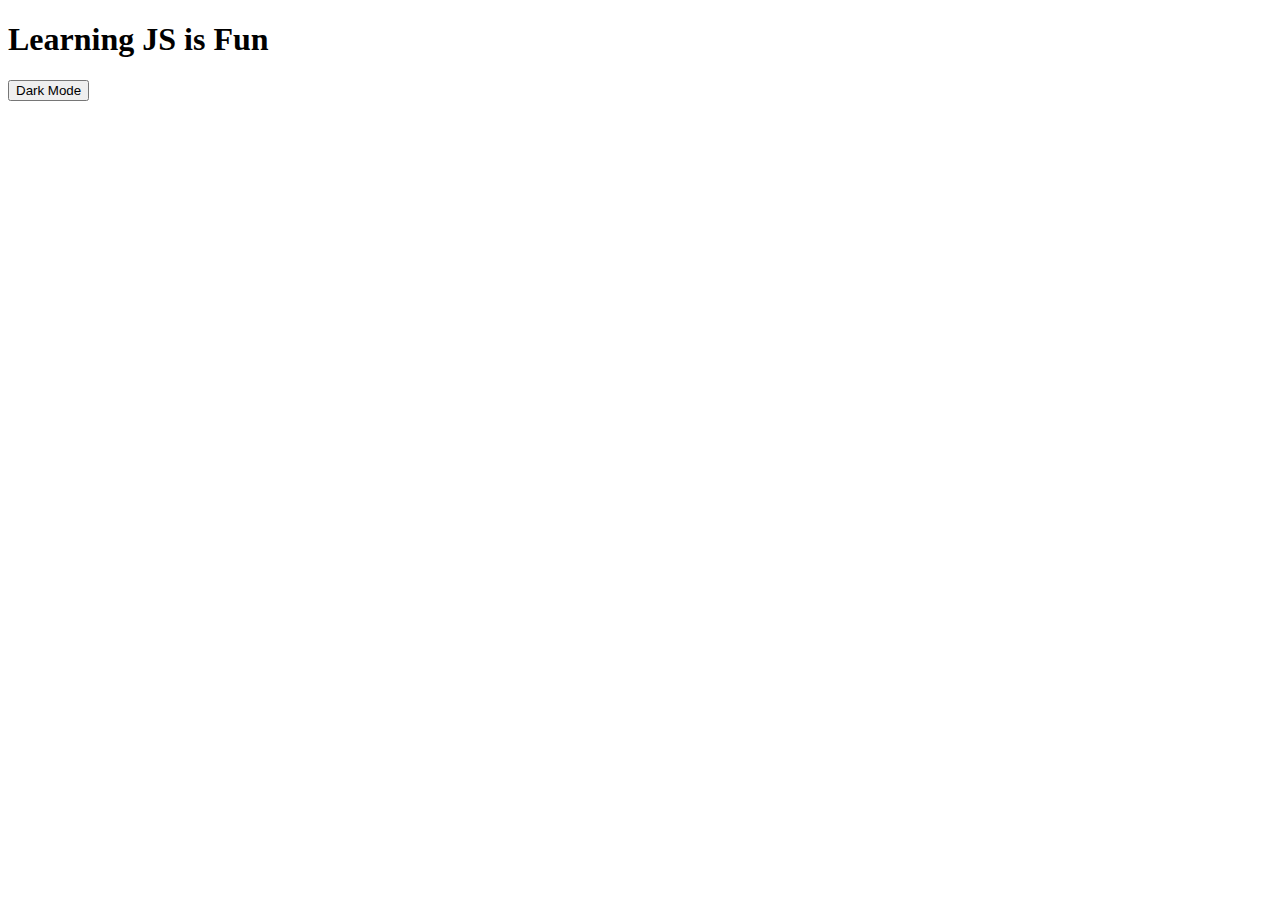
<file: Phase 2 - Javascript/Lec-6/index.html>
<!DOCTYPE html>
<html lang="en">
  <head>
    <meta charset="UTF-8" />
    <meta name="viewport" content="width=device-width, initial-scale=1.0" />
    <title>Document</title>
  </head>

  <body>
    <h1>Learning JS is Fun</h1>
    <button id="theme-button">Dark Mode</button>

    <script src="DOM.js"></script>
  </body>
</html>
</file>
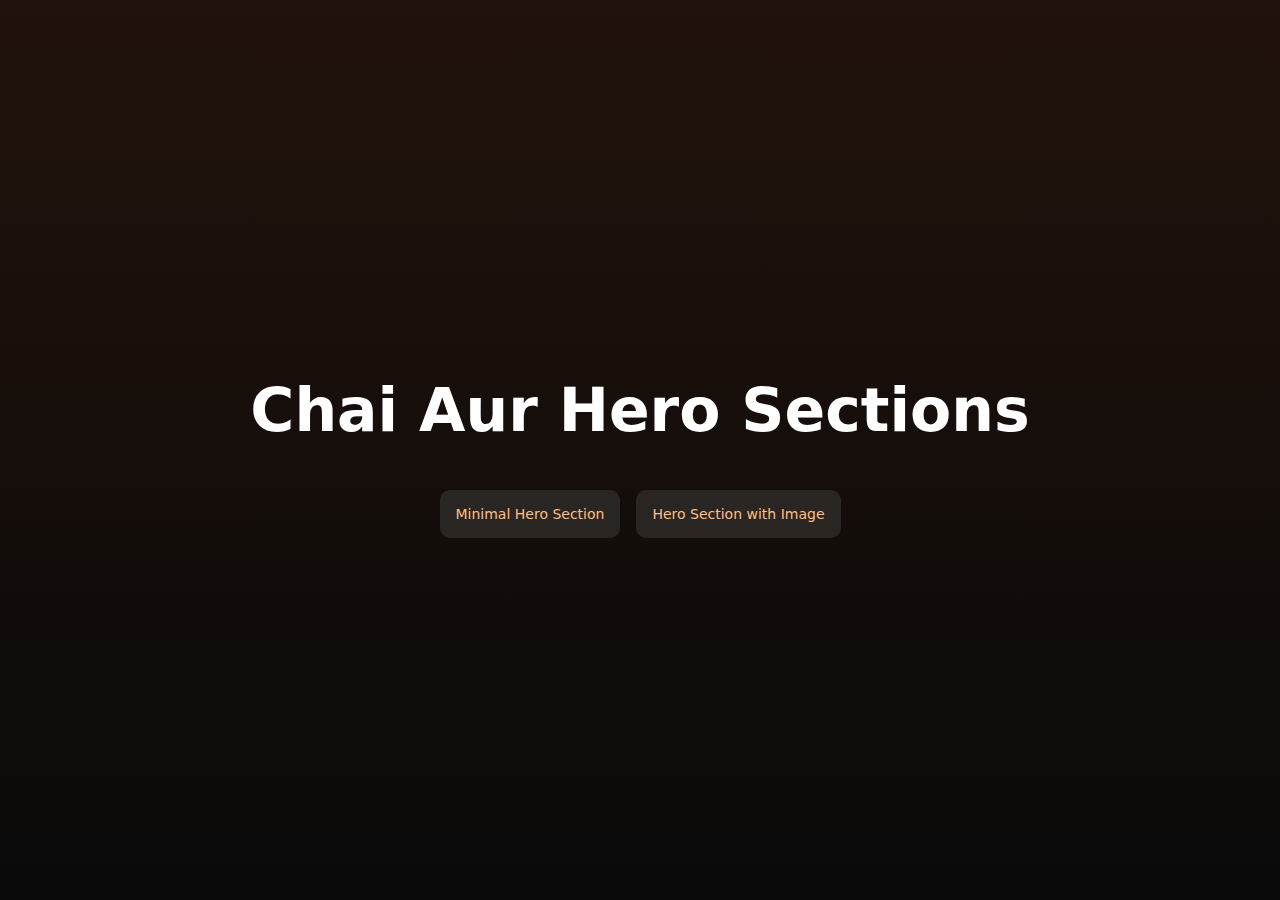
<file: Phase 1 - HTML and CSS/challenges/chai-aur-hero-section/index.html>
<!DOCTYPE html>
<html lang="en">
	<head>
		<meta charset="UTF-8" />
		<meta name="viewport" content="width=device-width, initial-scale=1.0" />
		<title>Hero Section Challenge</title>
		<link rel="stylesheet" href="styles.css" />
	</head>
	<body>
		<main class="main">
			<h1 class="heading">Chai Aur Hero Sections</h1>

			<div class="btns">
				<a href="./challenge-1/index.html">Minimal Hero Section</a>
				<a href="./challenge-2/index.html">Hero Section with Image</a>
			</div>
		</main>
	</body>
</html>
</file>
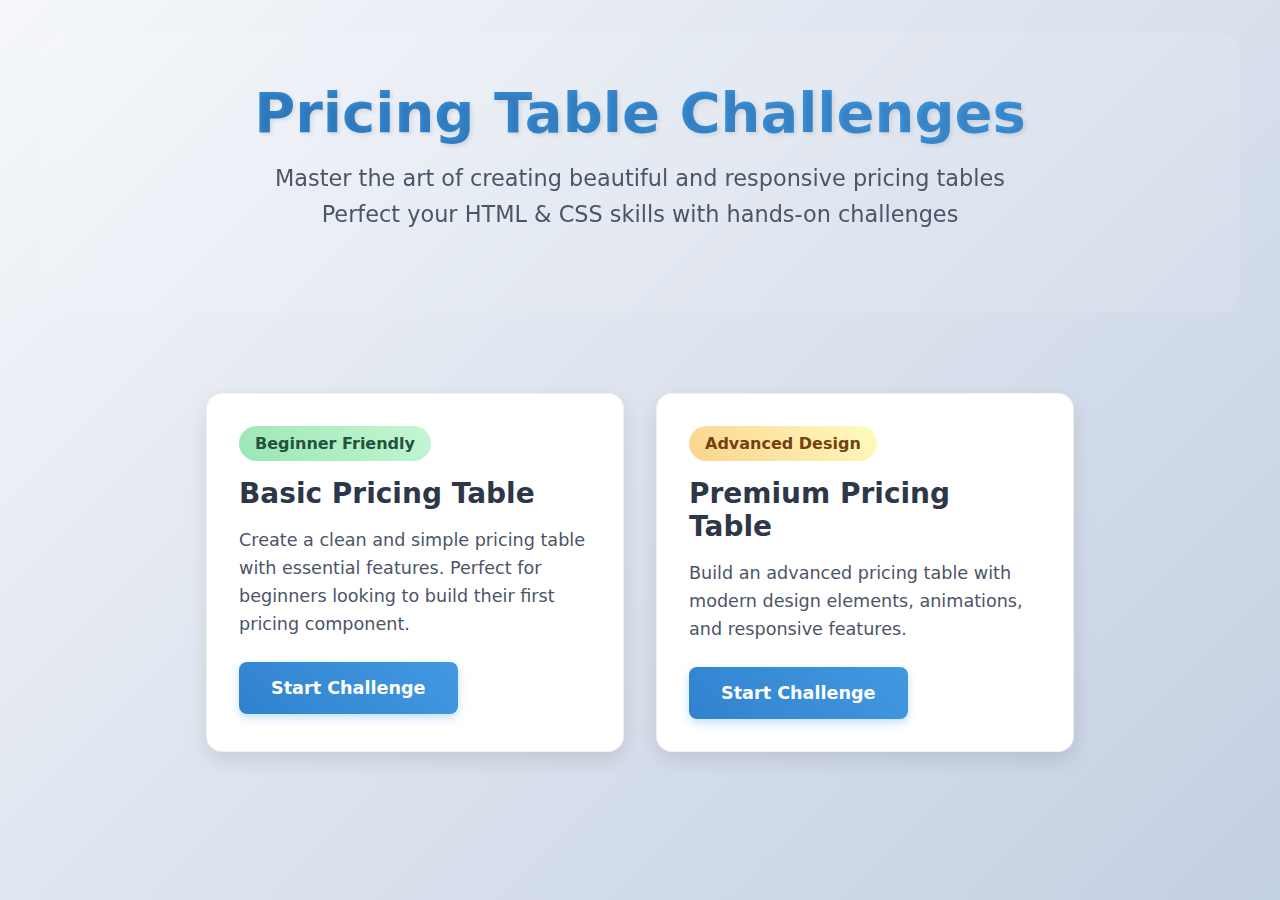
<file: Phase 1 - HTML and CSS/challenges/pricing-table-challenge/index.html>
<!DOCTYPE html>
<html lang="en">
<head>
    <meta charset="UTF-8">
    <meta name="viewport" content="width=device-width, initial-scale=1.0">
    <title>Pricing Table Challenges | Chaicode</title>
    <style>
        * {
            margin: 0;
            padding: 0;
            box-sizing: border-box;
            font-family: 'Segoe UI', system-ui, sans-serif;
        }

        body {
            background: linear-gradient(135deg, #f5f7fa 0%, #c3cfe2 100%);
            min-height: 100vh;
            padding: 2rem;
        }

        .container {
            max-width: 1200px;
            margin: 0 auto;
        }

        header {
            text-align: center;
            margin-bottom: 4rem;
            padding: 2rem;
        }

        h1 {
            font-size: 3.5rem;
            color: #2d3748;
            margin-bottom: 1rem;
            background: linear-gradient(45deg, #3182ce, #4299e1);
            -webkit-background-clip: text;
            -webkit-text-fill-color: transparent;
            text-shadow: 2px 2px 4px rgba(0,0,0,0.1);
        }

        .subtitle {
            color: #4a5568;
            font-size: 1.4rem;
            margin-bottom: 2rem;
            line-height: 1.6;
        }

        .hero {
            text-align: center;
            margin-bottom: 4rem;
            padding: 3rem;
            background: rgba(255, 255, 255, 0.1);
            border-radius: 20px;
            backdrop-filter: blur(10px);
        }

        .challenges-grid {
            display: grid;
            grid-template-columns: repeat(auto-fit, minmax(350px, 1fr));
            gap: 2rem;
            padding: 1rem;
            max-width: 900px;
            margin: 0 auto;
        }

        .challenge-card {
            background: white;
            border-radius: 16px;
            padding: 2rem;
            box-shadow: 0 8px 20px rgba(0, 0, 0, 0.1);
            transition: all 0.3s ease;
            border: 1px solid rgba(0,0,0,0.05);
        }

        .challenge-card:hover {
            transform: translateY(-5px);
            box-shadow: 0 12px 25px rgba(0, 0, 0, 0.15);
        }

        .challenge-card h3 {
            color: #2d3748;
            font-size: 1.75rem;
            margin-bottom: 1rem;
        }

        .challenge-card p {
            color: #4a5568;
            margin-bottom: 1.5rem;
            line-height: 1.6;
            font-size: 1.1rem;
        }

        .btn {
            display: inline-block;
            padding: 1rem 2rem;
            background: linear-gradient(45deg, #3182ce, #4299e1);
            color: white;
            text-decoration: none;
            border-radius: 8px;
            transition: all 0.3s ease;
            font-weight: 600;
            font-size: 1.1rem;
            box-shadow: 0 4px 10px rgba(66, 153, 225, 0.3);
        }

        .btn:hover {
            background: linear-gradient(45deg, #2c5282, #3182ce);
            transform: translateY(-2px);
            box-shadow: 0 6px 15px rgba(66, 153, 225, 0.4);
        }

        .level {
            display: inline-block;
            padding: 0.5rem 1rem;
            border-radius: 20px;
            font-size: 1rem;
            margin-bottom: 1rem;
            font-weight: 600;
        }

        .beginner { 
            background: linear-gradient(45deg, #9ae6b4, #c6f6d5);
            color: #22543d;
        }
        
        .advanced { 
            background: linear-gradient(45deg, #fbd38d, #fefcbf);
            color: #744210;
        }

        @media (max-width: 768px) {
            h1 {
                font-size: 2.5rem;
            }
            
            .challenges-grid {
                grid-template-columns: 1fr;
            }

            .hero {
                padding: 2rem 1rem;
            }

            .subtitle {
                font-size: 1.2rem;
            }
        }
    </style>
</head>
<body>
    <div class="container">
        <header class="hero">
            <h1>Pricing Table Challenges</h1>
            <p class="subtitle">Master the art of creating beautiful and responsive pricing tables<br>Perfect your HTML & CSS skills with hands-on challenges</p>
        </header>

        <div class="challenges-grid">
            <div class="challenge-card">
                <span class="level beginner">Beginner Friendly</span>
                <h3>Basic Pricing Table</h3>
                <p>Create a clean and simple pricing table with essential features. Perfect for beginners looking to build their first pricing component.</p>
                <a href="pricing-table-1/index.html" class="btn">Start Challenge</a>
            </div>

            <div class="challenge-card">
                <span class="level advanced">Advanced Design</span>
                <h3>Premium Pricing Table</h3>
                <p>Build an advanced pricing table with modern design elements, animations, and responsive features.</p>
                <a href="pricing-table-2/index.html" class="btn">Start Challenge</a>
            </div>
        </div>
    </div>
</body>
</html>
</file>
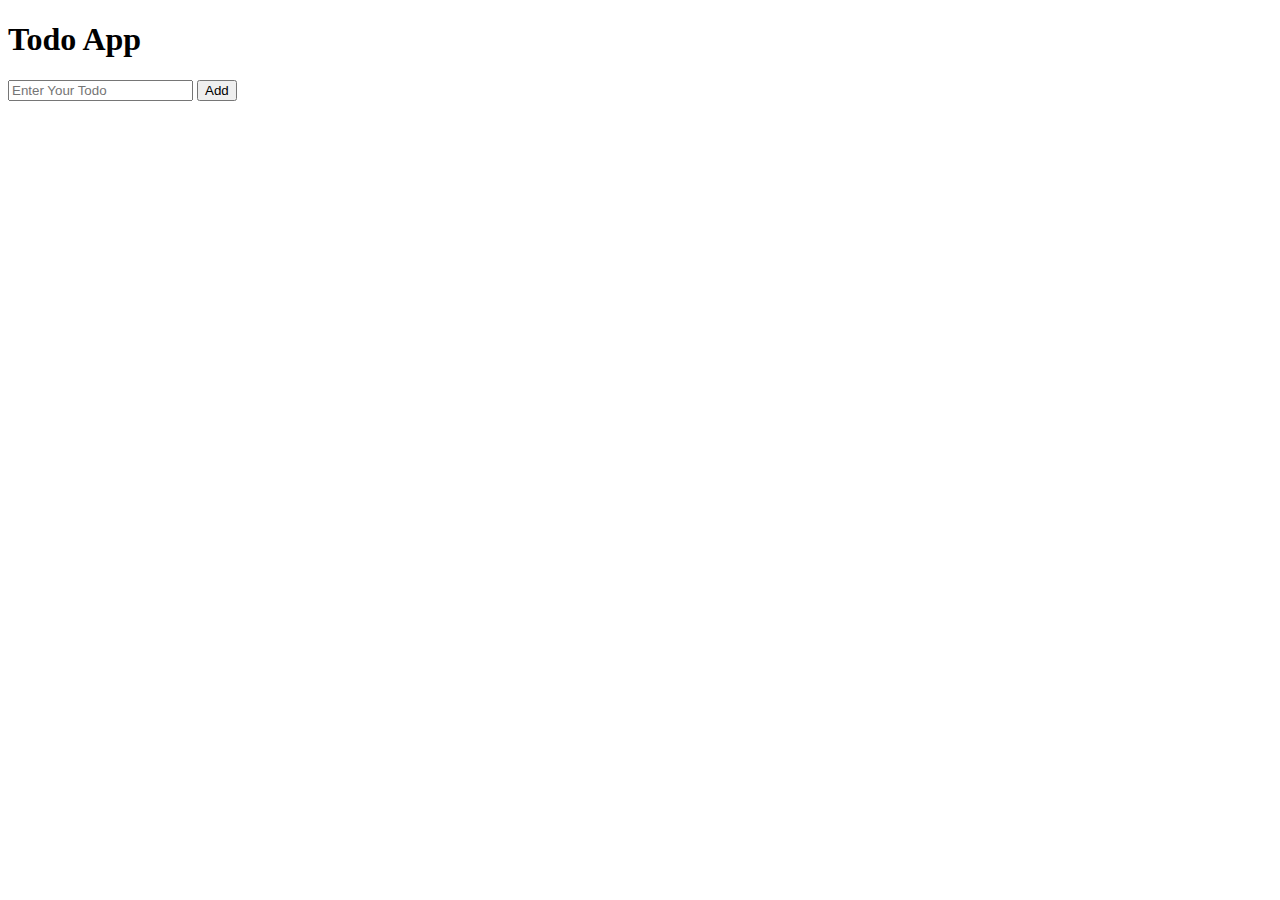
<file: Phase 2 - Javascript/Lec-6/todoApp/index.html>
<!DOCTYPE html>
<html lang="en">
  <head>
    <meta charset="UTF-8" />
    <meta name="viewport" content="width=device-width, initial-scale=1.0" />
    <title>Todo App</title>
  </head>
  <body>
    <h1>Todo App</h1>
    <div class="container">
      <div>
        <input id="todo-input" placeholder="Enter Your Todo" />
        <button id="add-btn">Add</button>
      </div>
      <div>
        <ul id="todo-items-Container"></ul>
      </div>
    </div>
    <script src="todo.js"></script>
  </body>
</html>
</file>
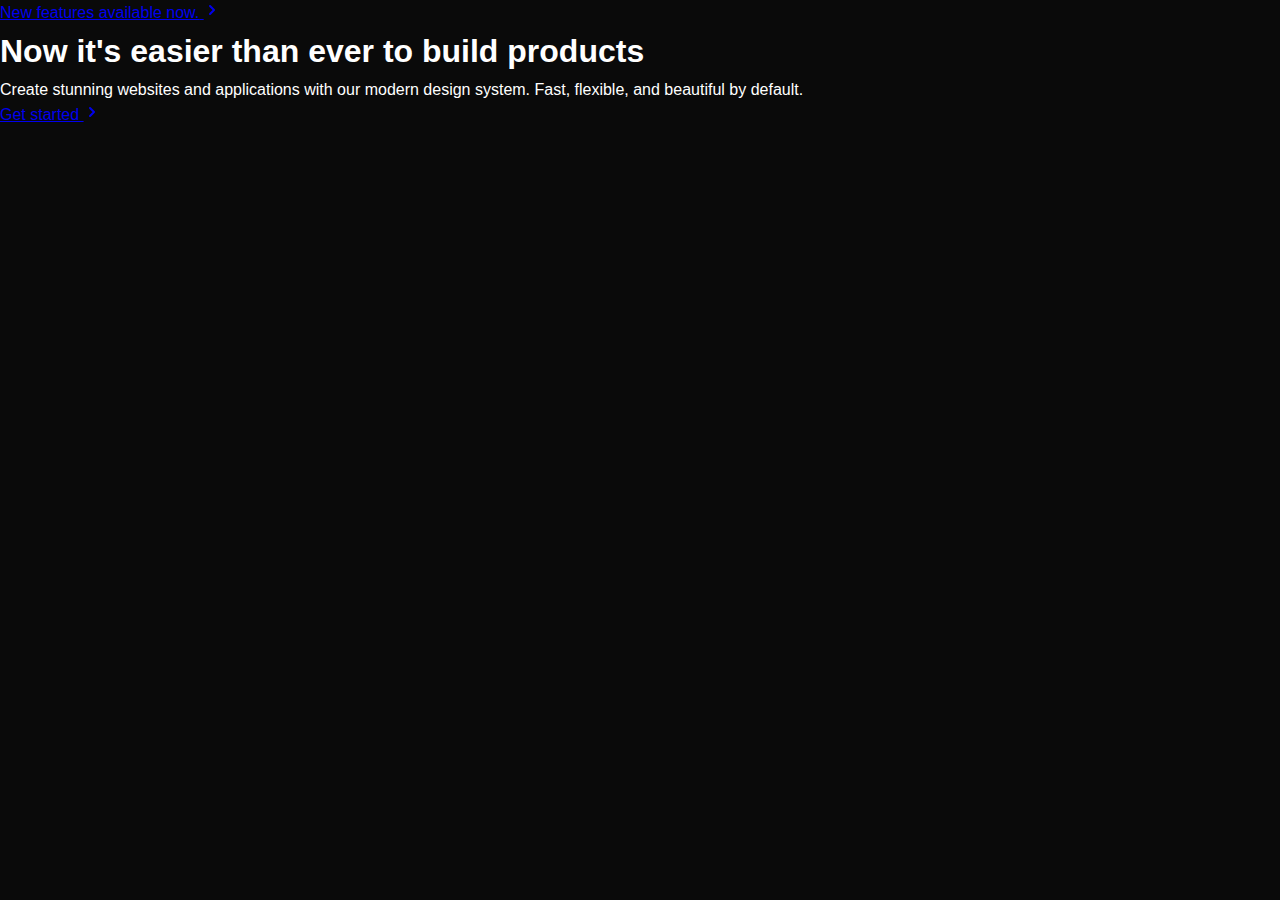
<file: Phase 1 - HTML and CSS/challenges/chai-aur-hero-section/challenge-1/index.html>
<!DOCTYPE html>
<html lang="en">
  <head>
    <meta charset="UTF-8" />
    <meta name="viewport" content="width=device-width, initial-scale=1.0" />
    <title>Minimal Hero Section</title>
    <link rel="stylesheet" href="styles.css" />
  </head>
  <body>
    <section class="hero">
      <div class="announcement">
        <a href="#" class="announcement-link">
          <span class="announcement-text">New features available now.</span>
          <span class="announcement-button">
            <svg
              width="16"
              height="16"
              fill="none"
              stroke="currentColor"
              stroke-width="2"
              stroke-linecap="round"
              stroke-linejoin="round"
            >
              <path d="m6 12 4-4-4-4" />
            </svg>
          </span>
        </a>
      </div>

      <div class="hero-content">
        <h1 class="hero-title">Now it's easier than ever to build products</h1>
        <p class="hero-description">
          Create stunning websites and applications with our modern design
          system. Fast, flexible, and beautiful by default.
        </p>
        <a href="#" class="cta-button">
          Get started
          <svg
            width="16"
            height="16"
            fill="none"
            stroke="currentColor"
            stroke-width="2"
            stroke-linecap="round"
            stroke-linejoin="round"
          >
            <path d="m6 12 4-4-4-4" />
          </svg>
        </a>
      </div>
    </section>
  </body>
</html>
</file>
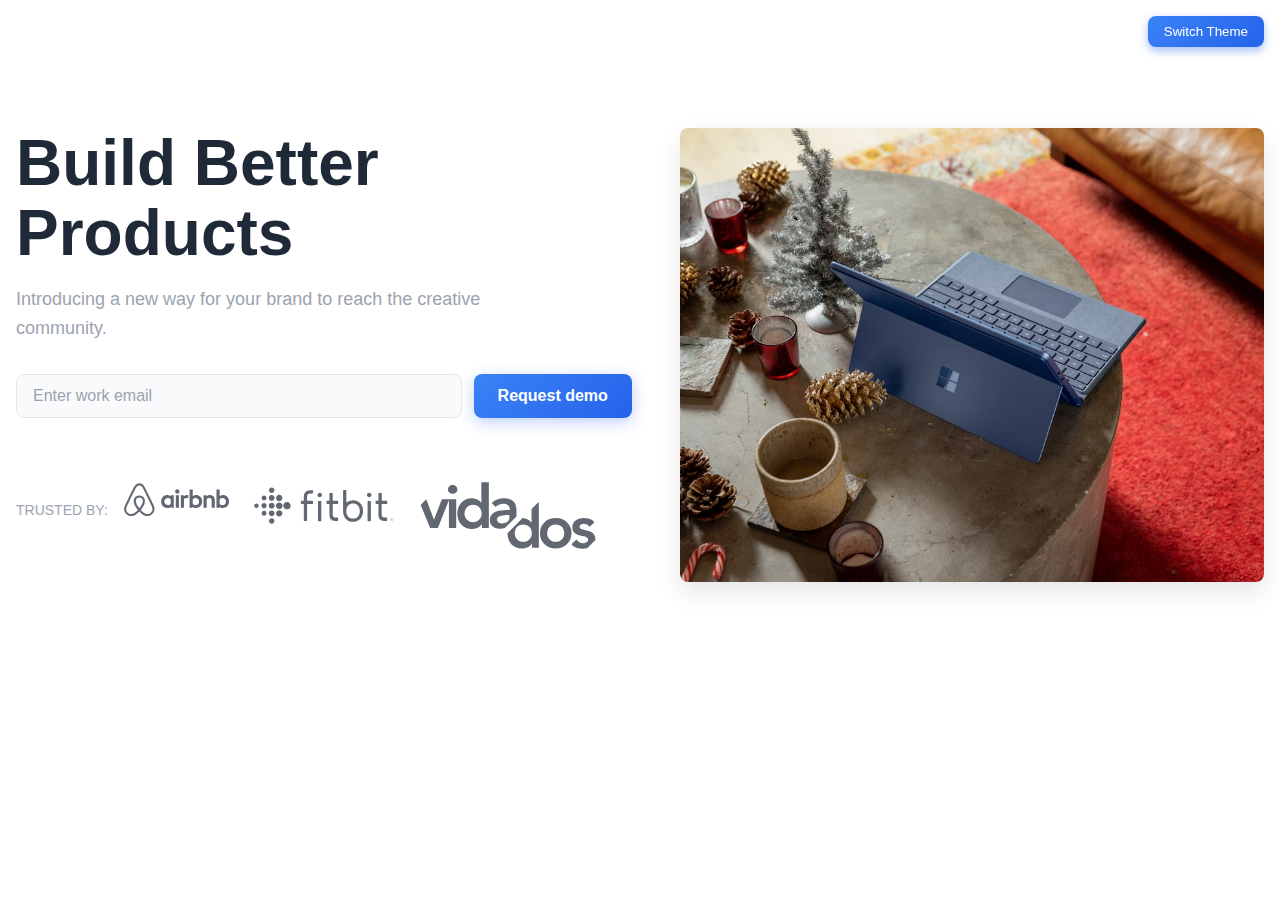
<file: Phase 1 - HTML and CSS/challenges/chai-aur-hero-section/challenge-2/index.html>
<!DOCTYPE html>
<html lang="en">
	<head>
		<meta charset="UTF-8" />
		<meta name="viewport" content="width=device-width, initial-scale=1.0" />
		<title>Classic Hero</title>
		<link rel="stylesheet" href="styles.css" />
	</head>
	<body>
		<button class="dark-mode-toggle" id="darkModeToggle">Switch Theme</button>

		<div class="hero">
			<div class="hero-grid">
				<div class="content-col">
					<h1>Build Better Products</h1>
					<p>
						Introducing a new way for your brand to reach the creative
						community.
					</p>

					<div class="cta-group">
						<div class="input-wrapper">
							<label for="hero-input" class="sr-only">Search</label>
							<input
								type="text"
								id="hero-input"
								name="hero-input"
								placeholder="Enter work email"
							/>
						</div>
						<button href="#" class="demo-button">Request demo</button>
					</div>

					<!-- Brands -->
					<div class="brands-section">
						<span class="trusted-by">Trusted by:</span>
						<div class="brand-logos">
							<svg
								width="106"
								height="36"
								viewBox="0 0 106 36"
								fill="none"
								xmlns="http://www.w3.org/2000/svg"
							>
								<g clip-path="url(#clip0)">
									<path
										d="M55.4732 9.52669C55.4732 10.6846 54.5258 11.6846 53.3153 11.6846C52.1048 11.6846 51.1574 10.7372 51.1574 9.52669C51.1574 8.31616 52.0521 7.36879 53.3153 7.36879C54.5785 7.47406 55.4732 8.42142 55.4732 9.52669ZM46.6837 13.8425C46.6837 14.053 46.6837 14.3688 46.6837 14.3688C46.6837 14.3688 45.6837 13.053 43.5258 13.053C39.9469 13.053 37.1574 15.7898 37.1574 19.5267C37.1574 23.2635 39.8942 26.0004 43.5258 26.0004C45.7363 26.0004 46.6837 24.6319 46.6837 24.6319V25.2109C46.6837 25.4741 46.8942 25.6846 47.1574 25.6846H49.789V13.3688C49.789 13.3688 47.3679 13.3688 47.1574 13.3688C46.8942 13.3688 46.6837 13.632 46.6837 13.8425ZM46.6837 21.7372C46.21 22.4741 45.21 23.1056 44.0521 23.1056C41.9469 23.1056 40.3679 21.7898 40.3679 19.5793C40.3679 17.3688 41.9995 16.053 44.0521 16.053C45.21 16.053 46.2627 16.6846 46.6837 17.4214V21.7372ZM51.789 13.3688H54.9469V25.6846H51.789V13.3688ZM98.789 13.053C96.6311 13.053 95.6311 14.3688 95.6311 14.3688V7.47406H92.4732V25.7372C92.4732 25.7372 94.8942 25.7372 95.1048 25.7372C95.3679 25.7372 95.5785 25.5267 95.5785 25.2635V24.6846C95.5785 24.6846 96.5785 26.053 98.7364 26.053C102.315 26.053 105.105 23.3162 105.105 19.5793C105.157 15.7898 102.368 13.053 98.789 13.053ZM98.2627 23.053C97.0521 23.053 96.1048 22.4214 95.6311 21.6846V17.2635C96.1048 16.632 97.1574 15.8951 98.2627 15.8951C100.368 15.8951 101.947 17.2109 101.947 19.4214C101.947 21.632 100.368 23.053 98.2627 23.053ZM90.8416 18.4214V25.7898H87.6837V18.7898C87.6837 16.7372 87.0521 15.9477 85.2627 15.9477C84.3153 15.9477 83.3153 16.4214 82.6837 17.1583V25.7372H79.5258V13.3688H81.9995C82.2627 13.3688 82.4732 13.5793 82.4732 13.8425V14.3688C83.3679 13.4214 84.6311 13.053 85.8416 13.053C87.21 13.053 88.3679 13.4214 89.2627 14.2109C90.4206 15.1583 90.8416 16.3162 90.8416 18.4214ZM71.8942 13.053C69.7364 13.053 68.7364 14.3688 68.7364 14.3688V7.47406H65.5785V25.7372C65.5785 25.7372 67.9995 25.7372 68.21 25.7372C68.4732 25.7372 68.6837 25.5267 68.6837 25.2635V24.6846C68.6837 24.6846 69.6837 26.053 71.8416 26.053C75.4206 26.053 78.21 23.3162 78.21 19.5793C78.2627 15.7898 75.4732 13.053 71.8942 13.053ZM71.3679 23.053C70.1574 23.053 69.21 22.4214 68.7364 21.6846V17.2635C69.21 16.632 70.2627 15.8951 71.3679 15.8951C73.4732 15.8951 75.0521 17.2109 75.0521 19.4214C75.0521 21.632 73.4732 23.053 71.3679 23.053ZM62.8416 13.053C63.789 13.053 64.2627 13.2109 64.2627 13.2109V16.1056C64.2627 16.1056 61.6311 15.2109 59.9995 17.1056V25.7372H56.8416V13.3688C56.8416 13.3688 59.2627 13.3688 59.4732 13.3688C59.7364 13.3688 59.9469 13.5793 59.9469 13.8425V14.3688C60.5785 13.6846 61.8942 13.053 62.8416 13.053ZM30.1574 24.6319C29.9995 24.2635 29.8416 23.7898 29.6837 23.4741C29.4206 22.8951 29.1574 22.3162 28.9469 21.7898L28.8942 21.7372C26.6311 16.8425 24.21 11.8425 21.6311 6.89511L21.5258 6.68458C21.2627 6.2109 20.9995 5.68458 20.7363 5.15827C20.4206 4.57932 20.1048 3.94774 19.5785 3.36879C18.5258 2.053 16.9995 1.31616 15.4206 1.31616C13.789 1.31616 12.3153 2.053 11.21 3.26353C10.6837 3.89511 10.3153 4.47406 9.99951 5.10564C9.73635 5.63195 9.47319 6.15827 9.21003 6.63195L9.10477 6.84248C6.57845 11.7372 4.10477 16.7372 1.84161 21.6846L1.78898 21.7372C1.57845 22.2635 1.3153 22.8425 1.05214 23.4214C0.894243 23.7898 0.736348 24.1583 0.578453 24.5793C0.1574 25.7898 -0.000494249 26.9477 0.210032 28.1056C0.578453 30.5793 2.21003 32.632 4.47319 33.5267C5.3153 33.8951 6.21003 34.053 7.10477 34.053C7.36793 34.053 7.68372 34.0004 7.94687 34.0004C9.05214 33.8951 10.1574 33.5267 11.21 32.8951C12.5785 32.1583 13.8416 31.053 15.2627 29.4741C16.6837 31.053 17.9995 32.1056 19.3153 32.8951C20.4206 33.5267 21.5258 33.8951 22.5785 34.0004C22.8416 34.053 23.1574 34.053 23.4206 34.053C24.3153 34.053 25.2627 33.8951 26.0521 33.5267C28.3679 32.632 29.9469 30.5267 30.3153 28.1056C30.6837 26.9477 30.5785 25.8425 30.1574 24.6319ZM15.3679 26.3162C13.5785 24.1056 12.4732 22.0004 12.0521 20.2109C11.8942 19.4741 11.8416 18.7898 11.9469 18.2109C11.9995 17.6846 12.21 17.2109 12.4732 16.8425C13.1048 15.9477 14.1574 15.4214 15.3679 15.4214C16.5785 15.4214 17.6837 15.9477 18.2627 16.8425C18.5258 17.2109 18.7363 17.6846 18.789 18.2109C18.8942 18.7898 18.8416 19.4741 18.6837 20.2109C18.2627 21.9477 17.1048 24.053 15.3679 26.3162ZM28.4206 27.8425C28.21 29.5267 27.0521 31.0004 25.4206 31.6846C24.6311 32.0004 23.789 32.1056 22.9469 32.0004C22.1048 31.8951 21.3153 31.632 20.4732 31.1583C19.3153 30.5267 18.1048 29.4741 16.7363 28.0004C18.8942 25.3688 20.21 22.8951 20.6837 20.7372C20.8942 19.7372 20.9469 18.7898 20.8416 17.9477C20.7363 17.1056 20.4206 16.3688 19.9469 15.7372C18.9469 14.2635 17.21 13.4214 15.3153 13.4214C13.4206 13.4214 11.6837 14.3162 10.6837 15.7372C10.21 16.3688 9.94687 17.1583 9.78898 17.9477C9.68372 18.7898 9.68372 19.7372 9.94687 20.7372C10.4206 22.8951 11.789 25.3688 13.8942 28.0004C12.5258 29.5267 11.3153 30.5267 10.1574 31.1583C9.3153 31.632 8.47319 31.8951 7.68372 32.0004C6.78898 32.1056 5.94687 31.9477 5.21003 31.6846C3.57845 31.053 2.47319 29.5267 2.21003 27.8425C2.10477 27.0004 2.1574 26.2109 2.52582 25.2635C2.63108 24.9477 2.78898 24.632 2.94687 24.2109C3.1574 23.6846 3.42056 23.1056 3.68372 22.5793L3.73635 22.5267C5.99951 17.632 8.42056 12.632 10.9469 7.78985L11.0521 7.57932C11.3153 7.10564 11.5785 6.57932 11.8416 6.053C12.1048 5.52669 12.4206 5.053 12.7363 4.63195C13.4206 3.84248 14.3679 3.42143 15.3679 3.42143C16.3679 3.42143 17.3153 3.84248 17.9995 4.63195C18.3679 5.053 18.6311 5.52669 18.8942 6.053C19.1574 6.52669 19.4206 7.053 19.6837 7.57932L19.789 7.78985C22.2627 12.6846 24.6837 17.6846 26.9469 22.5267V22.5793C27.21 23.1056 27.4206 23.6846 27.6837 24.2109C27.8416 24.5793 27.9995 24.9477 28.1048 25.2635C28.4732 26.1583 28.5785 27.0004 28.4206 27.8425Z"
										fill="currentColor"
										class="fill-gray-800 dark:fill-neutral-200"
									/>
								</g>
								<defs>
									<clipPath id="clip0">
										<rect
											width="105.474"
											height="35"
											fill="currentColor"
											class="fill-gray-800 dark:fill-neutral-200"
											transform="translate(0 0.26355)"
										/>
									</clipPath>
								</defs>
							</svg>

							<svg
								class="brand-logo"
								width="140"
								height="47"
								viewBox="0 0 140 47"
								fill="none"
								xmlns="http://www.w3.org/2000/svg"
							>
								<path
									d="M20.3991 8.15082C20.3991 9.61789 19.1416 10.8754 17.6745 10.8754C16.2075 10.8754 14.95 9.61789 14.95 8.15082C14.95 6.68375 16.2075 5.42627 17.6745 5.42627C19.1416 5.42627 20.3991 6.68375 20.3991 8.15082ZM17.6745 13.1109C16.0678 13.1109 14.8103 14.3684 14.8103 15.9752C14.8103 17.582 16.0678 18.8394 17.6745 18.8394C19.2813 18.8394 20.5388 17.582 20.5388 15.9752C20.5388 14.2985 19.2813 13.1109 17.6745 13.1109ZM17.6745 20.7257C16.0678 20.7257 14.7404 22.053 14.7404 23.6598C14.7404 25.2666 16.0678 26.5939 17.6745 26.5939C19.2813 26.5939 20.6087 25.2666 20.6087 23.6598C20.6785 22.053 19.2813 20.7257 17.6745 20.7257ZM17.6745 28.4802C16.0678 28.4802 14.8103 29.7376 14.8103 31.3444C14.8103 32.9512 16.0678 34.2087 17.6745 34.2087C19.2813 34.2087 20.5388 32.9512 20.5388 31.3444C20.5388 29.8075 19.2813 28.4802 17.6745 28.4802ZM17.6745 36.3744C16.2075 36.3744 14.95 37.6319 14.95 39.0989C14.95 40.566 16.2075 41.8235 17.6745 41.8235C19.1416 41.8235 20.3991 40.566 20.3991 39.0989C20.3991 37.6319 19.2115 36.3744 17.6745 36.3744ZM25.2195 12.7616C23.4729 12.7616 22.0059 14.2287 22.0059 15.9752C22.0059 17.7217 23.4729 19.1887 25.2195 19.1887C26.966 19.1887 28.433 17.7217 28.433 15.9752C28.433 14.2287 26.966 12.7616 25.2195 12.7616ZM25.2195 20.3764C23.4031 20.3764 21.8662 21.8434 21.8662 23.7297C21.8662 25.546 23.3332 27.083 25.2195 27.083C27.0358 27.083 28.5728 25.6159 28.5728 23.7297C28.5728 21.8434 27.0358 20.3764 25.2195 20.3764ZM25.2195 28.1309C23.4729 28.1309 22.0059 29.5979 22.0059 31.3444C22.0059 33.0909 23.4729 34.558 25.2195 34.558C26.966 34.558 28.433 33.0909 28.433 31.3444C28.433 29.5979 26.966 28.1309 25.2195 28.1309ZM32.9739 19.9572C31.0179 19.9572 29.2714 21.564 29.2714 23.6598C29.2714 25.6159 30.8781 27.3624 32.9739 27.3624C35.0698 27.3624 36.6765 25.7556 36.6765 23.6598C36.5368 21.564 34.93 19.9572 32.9739 19.9572ZM10.0598 13.4602C8.73243 13.4602 7.61466 14.578 7.61466 15.9053C7.61466 17.2327 8.73243 18.3504 10.0598 18.3504C11.3871 18.3504 12.5049 17.2327 12.5049 15.9053C12.5049 14.578 11.457 13.4602 10.0598 13.4602ZM10.0598 21.075C8.59271 21.075 7.47494 22.1927 7.47494 23.6598C7.47494 25.1269 8.59271 26.2446 10.0598 26.2446C11.5268 26.2446 12.6446 25.1269 12.6446 23.6598C12.6446 22.1927 11.5268 21.075 10.0598 21.075ZM10.0598 28.8295C8.73243 28.8295 7.61466 29.9472 7.61466 31.2746C7.61466 32.6019 8.73243 33.7197 10.0598 33.7197C11.3871 33.7197 12.5049 32.6019 12.5049 31.2746C12.5049 29.9472 11.457 28.8295 10.0598 28.8295ZM2.445 21.4941C1.18752 21.4941 0.209473 22.4722 0.209473 23.7297C0.209473 24.9871 1.18752 25.9652 2.445 25.9652C3.70249 25.9652 4.68053 24.9871 4.68053 23.7297C4.68053 22.4722 3.70249 21.4941 2.445 21.4941Z"
									fill="currentColor"
									class="fill-gray-800 dark:fill-neutral-200"
								/>
								<path
									d="M64.4812 18.9092C64.2018 18.9092 63.9922 19.1886 63.9922 19.3982V38.7495C63.9922 39.0289 64.2716 39.2385 64.4812 39.2385H66.7866C67.066 39.2385 67.2756 38.9591 67.2756 38.7495V19.3982C67.2756 19.1188 66.9962 18.9092 66.7866 18.9092H64.4812Z"
									fill="currentColor"
									class="fill-gray-800 dark:fill-neutral-200"
								/>
								<path
									d="M65.7389 10.7358C64.4815 10.7358 63.5034 11.7139 63.5034 12.9714C63.5034 14.2289 64.4815 15.2069 65.7389 15.2069C66.9964 15.2069 67.9745 14.2289 67.9745 12.9714C67.9745 11.7139 66.9266 10.7358 65.7389 10.7358Z"
									fill="currentColor"
									class="fill-gray-800 dark:fill-neutral-200"
								/>
								<path
									d="M114.082 18.9092C113.803 18.9092 113.593 19.1886 113.593 19.3982V38.7495C113.593 39.0289 113.873 39.2385 114.082 39.2385H116.388C116.667 39.2385 116.877 38.9591 116.877 38.7495V19.3982C116.877 19.1188 116.597 18.9092 116.388 18.9092H114.082Z"
									fill="currentColor"
									class="fill-gray-800 dark:fill-neutral-200"
								/>
								<path
									d="M115.2 10.7358C113.942 10.7358 112.964 11.7139 112.964 12.9714C112.964 14.2289 113.942 15.2069 115.2 15.2069C116.457 15.2069 117.435 14.2289 117.435 12.9714C117.435 11.7139 116.457 10.7358 115.2 10.7358Z"
									fill="currentColor"
									class="fill-gray-800 dark:fill-neutral-200"
								/>
								<path
									d="M138.603 37.3525C138.743 37.2127 138.743 37.073 138.743 37.0031C138.743 36.8634 138.743 36.8634 138.743 36.8634C138.743 36.8634 138.743 36.7237 138.603 36.7237C138.603 36.7237 138.463 36.584 138.324 36.584C138.184 36.584 138.184 36.584 138.044 36.584H137.416V38.3305H137.695V37.7018H138.044L138.533 38.3305H138.813L138.184 37.562C138.463 37.6319 138.603 37.4922 138.603 37.3525ZM137.765 37.4922V36.8634H138.254C138.394 36.8634 138.533 36.8634 138.603 37.0031C138.743 37.0031 138.743 37.1429 138.743 37.2826C138.743 37.4223 138.743 37.562 138.603 37.562C138.463 37.562 138.324 37.7018 138.254 37.7018H137.765V37.4922Z"
									fill="currentColor"
									class="fill-gray-800 dark:fill-neutral-200"
								/>
								<path
									d="M138.114 35.8853C137.276 35.8853 136.507 36.6537 136.507 37.492C136.507 38.3304 137.276 39.0988 138.114 39.0988C138.952 39.0988 139.721 38.3304 139.721 37.492C139.721 36.5839 139.022 35.8853 138.114 35.8853ZM138.114 38.9591C137.276 38.9591 136.647 38.3304 136.647 37.492C136.647 36.6537 137.276 36.025 138.114 36.025C138.952 36.025 139.581 36.6537 139.581 37.492C139.581 38.3304 138.883 38.9591 138.114 38.9591Z"
									fill="currentColor"
									class="fill-gray-800 dark:fill-neutral-200"
								/>
								<path
									d="M83.6928 22.0531C83.9722 22.0531 84.1818 21.7737 84.1818 21.5641V19.2587C84.1818 18.9793 83.9024 18.7697 83.6928 18.7697H78.7327V11.3645C78.7327 11.0851 78.4533 10.8755 78.2437 10.8755H75.9383C75.6588 10.8755 75.4493 11.1549 75.4493 11.3645V18.7697H73.0042C72.7247 18.7697 72.5151 19.0491 72.5151 19.2587V21.5641C72.5151 21.8436 72.7946 22.0531 73.0042 22.0531H75.4493V33.2308C75.4493 36.6539 77.7547 38.8895 81.108 38.8895H83.5531C83.8325 38.8895 84.0421 38.61 84.0421 38.4004V36.0951C84.0421 35.8156 83.7626 35.606 83.5531 35.606H81.4573C79.8505 35.606 78.7327 34.4883 78.7327 32.7418V21.9833L83.6928 22.0531Z"
									fill="currentColor"
									class="fill-gray-800 dark:fill-neutral-200"
								/>
								<path
									d="M132.735 22.0531C133.014 22.0531 133.224 21.7737 133.224 21.5641V19.2587C133.224 18.9793 132.944 18.7697 132.735 18.7697H127.775V11.3645C127.775 11.0851 127.495 10.8755 127.286 10.8755H124.98C124.701 10.8755 124.491 11.1549 124.491 11.3645V18.7697H122.046C121.767 18.7697 121.557 19.0491 121.557 19.2587V21.5641C121.557 21.8436 121.837 22.0531 122.046 22.0531H124.491V33.2308C124.491 36.6539 126.797 38.8895 130.15 38.8895H132.595C132.874 38.8895 133.084 38.61 133.084 38.4004V36.0951C133.084 35.8156 132.805 35.606 132.595 35.606H130.36C128.753 35.606 127.635 34.4883 127.635 32.7418V21.9833L132.735 22.0531Z"
									fill="currentColor"
									class="fill-gray-800 dark:fill-neutral-200"
								/>
								<path
									d="M49.8106 22.053V38.5401C49.8106 38.8195 50.09 39.0291 50.2996 39.0291H52.605C52.8844 39.0291 53.094 38.7497 53.094 38.5401V22.053H58.5431C58.8226 22.053 59.0321 21.7736 59.0321 21.564V19.2586C59.0321 18.9792 58.7527 18.7696 58.5431 18.7696H53.094V14.4383C53.094 12.6918 54.3515 11.5041 55.8186 11.5041H58.5431C58.8226 11.5041 59.0321 11.2247 59.0321 11.0151V8.70973C59.0321 8.43028 58.7527 8.2207 58.5431 8.2207H55.9583C52.5351 8.2207 49.8106 11.085 49.8106 14.3684V18.7696H47.3655C47.086 18.7696 46.8765 19.049 46.8765 19.2586V21.564C46.8765 21.8435 47.1559 22.053 47.3655 22.053H49.8106Z"
									fill="currentColor"
									class="fill-gray-800 dark:fill-neutral-200"
								/>
								<path
									d="M106.258 21.2148C104.442 19.2587 101.857 18.1409 99.1321 18.1409C96.5473 18.1409 93.9625 19.2587 92.3557 20.8655V8.57008C92.3557 8.29064 92.0763 8.08105 91.8667 8.08105H89.5613C89.2818 8.08105 89.0723 8.3605 89.0723 8.57008V28.8994C89.0723 36.4443 94.1022 39.7278 99.0623 39.7278C103.952 39.7278 109.052 36.3745 109.052 28.8994C109.052 25.8954 108.074 23.1709 106.258 21.2148ZM99.0623 36.584C94.1022 36.584 92.2858 32.6719 92.2858 28.9693C92.2858 24.4284 95.0104 21.4244 99.0623 21.4244C103.114 21.4244 105.839 24.4982 105.839 28.9693C105.769 32.6719 104.022 36.584 99.0623 36.584Z"
									fill="currentColor"
									class="fill-gray-800 dark:fill-neutral-200"
								/>
							</svg>

							<svg
								class="brand-logo"
								width="200"
								height="67"
								viewBox="10 0 200 67"
								fill="none"
								xmlns="http://www.w3.org/2000/svg"
							>
								<path
									d="M44.6108 11.7537C45.9082 11.7537 47.1058 11.3545 48.0041 10.5561C48.9023 9.75767 49.4013 8.65988 49.4013 7.46227C49.4013 6.16487 48.9023 5.16686 48.0041 4.26866C47.1058 3.47026 46.008 3.07104 44.6108 3.07104C43.3134 3.07104 42.2156 3.47026 41.3174 4.36846C40.4192 5.26666 40.02 6.26467 40.02 7.46227C40.02 8.65988 40.4192 9.65787 41.3174 10.5561C42.2156 11.3545 43.3134 11.7537 44.6108 11.7537Z"
									fill="currentColor"
									class="fill-gray-800 dark:fill-neutral-200"
								/>
								<path
									d="M73.3534 0.176758V20.6358H73.1538C72.8544 20.1368 72.3554 19.6378 71.8564 19.1388C71.2576 18.6398 70.559 18.1408 69.7606 17.7416C68.9622 17.3424 68.064 16.9432 66.9662 16.6438C65.8684 16.3444 64.6708 16.2446 63.3734 16.2446C61.2776 16.2446 59.3814 16.6438 57.6847 17.4422C55.9881 18.2406 54.4911 19.3384 53.1937 20.7356C51.9961 22.1328 50.9981 23.7297 50.2995 25.6259C49.6009 27.5221 49.3015 29.5181 49.3015 31.6139C49.3015 33.7097 49.6009 35.8055 50.2995 37.6019C50.8983 39.4981 51.8963 41.0949 53.1937 42.4921C54.4911 43.8893 55.9881 44.9871 57.6847 45.7855C59.4812 46.5839 61.4772 46.9831 63.7726 46.9831C65.8684 46.9831 67.7646 46.5839 69.561 45.7855C71.3574 44.9871 72.7546 43.6897 73.8524 41.8933H73.9522V46.0849H80.8384V0.176758H73.3534ZM73.054 34.8075C72.6548 35.9053 72.056 36.8035 71.3574 37.6019C70.559 38.4003 69.6608 39.0989 68.6628 39.4981C67.565 39.9971 66.3674 40.1967 65.07 40.1967C63.7726 40.1967 62.575 39.9971 61.4772 39.4981C60.3794 38.9991 59.4812 38.4003 58.7826 37.6019C57.9841 36.8035 57.4851 35.9053 57.0859 34.8075C56.6867 33.7097 56.4871 32.7117 56.4871 31.5141C56.4871 30.4163 56.6867 29.3185 57.0859 28.2207C57.4851 27.1229 58.0839 26.2247 58.7826 25.4263C59.581 24.6279 60.4792 23.9293 61.4772 23.5301C62.575 23.031 63.7726 22.8314 65.07 22.8314C66.3674 22.8314 67.565 23.031 68.6628 23.5301C69.7606 24.0291 70.6588 24.6279 71.3574 25.4263C72.1558 26.2247 72.6548 27.1229 73.054 28.2207C73.4532 29.3185 73.6528 30.4163 73.6528 31.5141C73.6528 32.6119 73.4532 33.7097 73.054 34.8075Z"
									fill="currentColor"
									class="fill-gray-800 dark:fill-neutral-200"
								/>
								<path
									d="M130.739 19.9373L123.553 27.1229V40.3963H123.353C122.954 39.8973 122.555 39.3983 121.956 38.8993C121.357 38.4003 120.659 37.9013 119.86 37.5021C119.062 37.1029 118.164 36.7037 117.066 36.4043C116.367 36.2047 115.469 36.1049 114.571 36.0051L99.501 51.2746C99.501 53.3704 99.8004 55.3664 100.499 57.2626C101.098 59.1588 102.096 60.7556 103.393 62.1528C104.691 63.55 106.188 64.6478 107.884 65.3464C109.681 66.1448 111.677 66.544 113.872 66.544C115.968 66.544 117.864 66.1448 119.661 65.3464C121.457 64.548 122.854 63.2506 123.852 61.4542H123.952V65.8454H130.838V19.9373H130.739ZM123.253 54.4682C122.854 55.566 122.255 56.4642 121.557 57.2626C120.858 58.061 119.86 58.7596 118.862 59.1588C117.764 59.6578 116.667 59.8574 115.269 59.8574C113.972 59.8574 112.774 59.6578 111.677 59.1588C110.579 58.6598 109.681 58.061 108.982 57.2626C108.283 56.4642 107.685 55.566 107.285 54.4682C106.886 53.3704 106.687 52.3724 106.687 51.1748C106.687 50.077 106.886 48.9792 107.285 47.8814C107.685 46.7836 108.283 45.8854 108.982 45.087C109.681 44.2886 110.579 43.5899 111.677 43.1907C112.774 42.6917 113.872 42.4921 115.269 42.4921C116.567 42.4921 117.764 42.6917 118.862 43.1907C119.96 43.6897 120.858 44.2886 121.557 45.087C122.255 45.8854 122.854 46.7836 123.253 47.8814C123.653 48.9792 123.852 50.077 123.852 51.1748C123.852 52.3724 123.653 53.4702 123.253 54.4682Z"
									fill="currentColor"
									class="fill-gray-800 dark:fill-neutral-200"
								/>
								<path
									d="M162.275 44.9872C161.477 43.091 160.279 41.4941 158.882 40.1967C157.485 38.8993 155.788 37.8015 153.892 37.1029C151.996 36.4043 149.9 36.0051 147.704 36.0051C145.509 36.0051 143.513 36.4043 141.517 37.1029C139.621 37.8015 137.924 38.8993 136.527 40.1967C135.13 41.4941 134.032 43.091 133.134 44.9872C132.335 46.8834 131.936 48.9792 131.936 51.2746C131.936 53.57 132.335 55.6658 133.134 57.562C133.932 59.4582 135.13 61.055 136.527 62.3524C137.924 63.6498 139.621 64.7476 141.517 65.4462C143.413 66.1448 145.509 66.544 147.704 66.544C149.9 66.544 151.896 66.1448 153.892 65.4462C155.788 64.7476 157.485 63.6498 158.882 62.3524C160.279 61.055 161.377 59.4582 162.275 57.562C163.074 55.6658 163.473 53.57 163.473 51.2746C163.573 48.9792 163.174 46.8834 162.275 44.9872ZM155.689 54.4682C155.289 55.566 154.691 56.4642 153.992 57.2626C153.293 58.061 152.395 58.7596 151.297 59.1588C150.2 59.6578 149.102 59.8574 147.704 59.8574C146.407 59.8574 145.209 59.6578 144.112 59.1588C143.014 58.6598 142.116 58.061 141.417 57.2626C140.718 56.4642 140.12 55.566 139.72 54.4682C139.321 53.3704 139.122 52.3724 139.122 51.1748C139.122 50.077 139.321 48.9792 139.72 47.8814C140.12 46.7836 140.619 45.8854 141.417 45.087C142.116 44.2886 143.014 43.59 144.112 43.1908C145.209 42.6918 146.307 42.4922 147.704 42.4922C149.002 42.4922 150.2 42.6918 151.297 43.1908C152.395 43.6898 153.293 44.2886 153.992 45.087C154.691 45.8854 155.289 46.7836 155.689 47.8814C156.088 48.9792 156.287 50.077 156.287 51.1748C156.287 52.3724 156.088 53.4702 155.689 54.4682Z"
									fill="currentColor"
									class="fill-gray-800 dark:fill-neutral-200"
								/>
								<path
									d="M186.128 52.6718C185.329 51.574 184.431 50.6758 183.234 50.077C182.036 49.4782 180.838 48.9792 179.441 48.6798C178.144 48.3804 176.946 48.081 175.649 47.7816C174.451 47.4822 173.553 47.1828 172.755 46.7836C171.956 46.3844 171.557 45.6858 171.557 44.8874C171.557 43.7896 172.056 42.9912 172.954 42.4922C173.852 41.9932 174.85 41.7936 175.848 41.7936C178.244 41.7936 180.14 42.7916 181.537 44.7876L186.427 40.3963C185.23 38.7995 183.733 37.6019 181.836 37.0031C179.94 36.3045 178.044 36.0051 176.048 36.0051C174.551 36.0051 173.154 36.2047 171.757 36.5041C170.359 36.9033 169.062 37.4023 167.964 38.2007C166.866 38.9991 165.968 39.9971 165.369 41.0949C164.671 42.2926 164.371 43.6898 164.371 45.2866C164.371 47.1828 164.771 48.58 165.569 49.6778C166.367 50.7756 167.266 51.574 168.463 52.1728C169.661 52.7716 170.858 53.1708 172.256 53.4702C173.653 53.7696 174.85 53.9692 176.048 54.3684C177.246 54.6678 178.144 55.067 178.942 55.566C179.741 56.065 180.14 56.7636 180.14 57.7616C180.14 58.3604 179.94 58.8594 179.641 59.2586C179.341 59.6578 178.942 60.057 178.443 60.3564C177.944 60.6558 177.445 60.8554 176.846 60.9552C176.248 61.055 175.749 61.1548 175.25 61.1548C173.753 61.1548 172.455 60.8554 171.357 60.1568C170.26 59.4582 169.262 58.6598 168.363 57.562L163.473 62.1528C164.97 63.8494 166.667 65.047 168.563 65.6458C170.459 66.2446 172.555 66.6438 174.85 66.6438C176.248 66.6438 177.645 66.544 179.142 66.2446L187.425 57.9612C187.425 57.7616 187.425 57.562 187.425 57.3624C187.325 55.2666 186.926 53.7696 186.128 52.6718Z"
									fill="currentColor"
									class="fill-gray-800 dark:fill-neutral-200"
								/>
								<path
									d="M33.8322 17.3425L26.0478 37.5022H25.948L18.2634 17.3425L12.6746 22.9313L22.1556 46.085H29.8402L40.9181 18.1409V46.085H48.2035V17.3425H33.8322Z"
									fill="currentColor"
									class="fill-gray-800 dark:fill-neutral-200"
								/>
								<path
									d="M108.483 34.4084V29.4183C108.483 28.7197 108.483 27.9213 108.383 27.0231C108.383 26.1249 108.184 25.1269 107.984 24.2287C107.785 23.2307 107.385 22.3325 106.886 21.3345C106.387 20.4363 105.689 19.5381 104.691 18.8395C103.793 18.1409 102.595 17.5421 101.198 17.0431C99.8005 16.5441 98.0041 16.3445 96.0081 16.3445C93.7127 16.3445 91.5171 16.7437 89.3215 17.4423C87.1258 18.1409 85.2296 19.3385 83.6328 21.0351L87.4252 24.8275C88.4233 23.9293 89.5211 23.1309 90.9183 22.6319C92.2157 22.1329 93.7127 21.8335 95.2097 21.8335C97.1059 21.8335 98.7027 22.3325 100 23.2307C101.298 24.1289 101.896 25.5261 101.896 27.3225V28.1209H100.1C98.9023 28.1209 97.6049 28.1209 96.2077 28.2207C94.8105 28.3205 93.5131 28.4203 92.1159 28.6199C90.7187 28.8195 89.4213 29.2187 88.2237 29.6179C86.9262 30.0171 85.8284 30.6159 84.9302 31.4143C83.9322 32.1129 83.2336 33.1109 82.6348 34.2087C82.036 35.3066 81.8364 36.7038 81.8364 38.2008C81.8364 39.6978 82.1358 40.8954 82.7346 41.9932C83.3334 43.091 84.1318 43.9892 85.1298 44.6878C86.1278 45.3864 87.2256 45.9852 88.523 46.2846C89.8205 46.6838 91.1179 46.7836 92.4153 46.7836C94.0121 46.7836 95.4093 46.584 96.8065 46.085L108.483 34.4084ZM101.497 34.7078C101.497 36.8036 100.898 38.4004 99.7007 39.598C98.5031 40.7956 96.7067 41.3944 94.1119 41.3944C93.5131 41.3944 92.9143 41.2946 92.3155 41.1948C91.7167 41.095 91.1179 40.7956 90.7187 40.4962C90.2197 40.1968 89.8205 39.7976 89.5211 39.2986C89.2217 38.7996 89.0221 38.3006 89.0221 37.602C89.0221 36.5042 89.4213 35.7058 90.2197 35.107C91.0181 34.5082 91.9163 34.109 93.0141 33.8096C94.1119 33.5101 95.3095 33.3105 96.5071 33.2107C97.8045 33.1109 98.9023 33.1109 99.9003 33.1109H101.397V34.7078H101.497Z"
									fill="currentColor"
									class="fill-gray-800 dark:fill-neutral-200"
								/>
							</svg>
						</div>
					</div>
				</div>

				<div class="image-col">
					<img
						class="hero-image"
						src="assets/hero.avif"
						alt="Hero Image"
					/>
				</div>
			</div>
		</div>

		<script type="text/javascript" src="script.js"></script>
	</body>
</html>
</file>
<file: Phase 1 - HTML and CSS/challenges/chai-aur-hero-section/styles.css>
* {
	margin: 0;
	padding: 0;
	box-sizing: border-box;
}

body {
	font-family: system-ui, -apple-system, BlinkMacSystemFont, 'Segoe UI', Roboto,
		Oxygen, Ubuntu, Cantarell, sans-serif;
	line-height: 1.6;
	color: white;
	background-color: #0a0a0a;
}

.main {
	background: linear-gradient(
		180deg,
		rgba(236, 89, 21, 0.1) 0%,
		transparent 100%
	);
	min-height: 100vh;
	padding: 2rem;
	display: flex;
	flex-direction: column;
  justify-content: center;
	align-items: center;
	gap: 2rem;
}

.heading {
	font-weight: 600;
  font-size: 60px;
}

.btns {
	display: flex;
	gap: 1rem;
}

.btns a {
  text-decoration: none;
  color: #ffbf86;
  background: rgba(231, 255, 253, 0.1);
  padding: 0.8rem 1rem;
  border-radius: 10px;
  font-size: 14px;
}
</file>
<file: Phase 1 - HTML and CSS/challenges/chai-aur-hero-section/challenge-1/styles.css>
* {
  margin: 0;
  padding: 0;
  box-sizing: border-box;
}

body {
  font-family: -apple-system, BlinkMacSystemFont, 'Segoe UI', Roboto, Oxygen,
    Ubuntu, Cantarell, sans-serif;
  line-height: 1.6;
  color: white;
  background-color: #0a0a0a;
}

.hero {
}

.announcement {
}

.announcement-link {
  /*  */
}

.announcement-link:hover {
}

.announcement-text {
}

.announcement-button {
}

.hero-content {
}

.hero-title {
}

.hero-description {
}

.cta-button {
}

.cta-button:hover {
}

@media (max-width: 640px) {
  .hero {
    padding: 1rem;
  }

  .announcement-link {
    font-size: 0.75rem;
  }

  .hero-content {
    padding: 0 1rem;
  }
}
</file>
<file: Phase 1 - HTML and CSS/challenges/chai-aur-hero-section/challenge-2/styles.css>
:root {
  --primary-blue: #3b82f6;
  --primary-blue-dark: #2563eb;
  --gray-800: #1f2937;
  --neutral-400: #9ca3af;
  --neutral-900: #111827;

  /* Light mode variables (New defaults for white background) */
  --bg-light: #ffffff;
  --text-light: #1f2937; /* Gray 800 for text */
  --border-light: #d1d5db; /* Light gray border */
  --input-bg: #f9fafb; /* Lighter input background */
  --input-border: #e5e7eb;
  --placeholder-color: #9ca3af;
  --text-color: var(--text-light);
}

/* Basic reset */
* {
  margin: 0;
  padding: 0;
  box-sizing: border-box;
}

/* Ensure background covers the entire page viewport with a white background */
html {
  background: var(--bg-light);
}

body {
  font-family: -apple-system, BlinkMacMacSystemFont, "Segoe UI", Roboto, Oxygen, Ubuntu, Cantarell, sans-serif;
  line-height: 1.6;
  color: var(--text-color);
  min-height: 100vh;
  overflow-x: hidden;
  padding-top: 4rem; /* Space for the toggle button */
}

.hero {
  max-width: 1280px;
  margin: 0 auto;
  padding: 2rem 1rem;
}

.hero-grid {
  display: flex;
  flex-direction: column;
  gap: 2rem;
  align-items: center;
  text-align: center;
}

.content-col h1 {
  font-size: 2.5rem;
  font-weight: 800;
  margin-bottom: 1rem;
  line-height: 1.1;
  max-width: 700px;
  color: var(--gray-800);
}

.content-col p {
  font-size: 1.125rem;
  color: var(--neutral-400);
  margin-bottom: 2rem;
  max-width: 550px;
  opacity: 1; /* Full opacity for readability on white background */
}

.cta-group {
  display: flex;
  flex-direction: column;
  gap: 0.75rem;
  width: 100%;
  max-width: 400px;
}

.sr-only {
  position: absolute;
  width: 1px;
  height: 1px;
  padding: 0;
  margin: -1px;
  overflow: hidden;
  clip: rect(0, 0, 0, 0);
  white-space: nowrap;
  border-width: 0;
}

.input-wrapper {
  position: relative;
  flex-grow: 1;
}

input {
  width: 100%;
  padding: 0.75rem 1rem;
  border-radius: 0.5rem;
  border: 1px solid var(--input-border);
  background-color: var(--input-bg);
  color: var(--text-color);
  font-size: 1rem;
}

.demo-button {
  display: inline-flex;
  align-items: center;
  justify-content: center;
  padding: 0.75rem 1.5rem;
  border-radius: 0.5rem;
  background: linear-gradient(135deg, var(--primary-blue), var(--primary-blue-dark));
  color: white;
  border: none;
  font-size: 1rem;
  font-weight: 600;
  cursor: pointer;
  transition: all 0.25s ease;
  box-shadow: 0 4px 15px rgba(37, 99, 235, 0.3);
}

.demo-button:hover {
  background: linear-gradient(135deg, var(--primary-blue-dark), #1d4ed8);
  box-shadow: 0 6px 20px rgba(0, 0, 0, 0.2);
  transform: translateY(-2px);
}

.brands-section {
  margin-top: 3rem;
}

.trusted-by {
  display: block;
  color: var(--neutral-400);
  font-size: 0.875rem;
  margin-bottom: 0.75rem;
  text-transform: uppercase;
}

.brand-logos {
  display: flex;
  gap: 1.5rem;
  flex-wrap: wrap;
  justify-content: center;
  opacity: 0.7;
}

.brand-logo {
  fill: var(--gray-800);
}

.image-col {
  display: flex;
  justify-content: center;
  position: relative;
}

.hero-image {
  max-width: 100%;
  height: auto;
  border-radius: 0.5rem;
  box-shadow: 0 10px 25px rgba(0, 0, 0, 0.1);
}

/* Responsive adjustments */
@media (min-width: 640px) {
  .hero {
    padding: 3rem 1rem;
  }

  .content-col h1 {
    font-size: 3rem;
  }

  .cta-group {
    flex-direction: row;
    max-width: none;
  }

  .demo-button {
    width: auto;
  }

  .input-wrapper {
    min-width: 250px;
  }

  input {
    width: 100%;
  }
}

@media (min-width: 768px) {
  .content-col h1 {
    font-size: 3.5rem;
  }
}

@media (min-width: 1024px) {
  .hero {
    padding: 4rem 1rem;
  }

  .hero-grid {
    flex-direction: row;
    gap: 4rem;
    text-align: left;
    align-items: flex-start;
  }

  .content-col h1 {
    font-size: 4rem;
    max-width: none;
  }

  .cta-group {
    justify-content: flex-start;
  }

  .brands-section {
    margin-top: 4rem;
    display: flex;
    align-items: center;
    gap: 1rem;
  }
  
  .brand-logos {
    justify-content: flex-start;
  }

  .image-col {
    justify-content: flex-end;
    flex-basis: 50%;
  }
}

@media (min-width: 1280px) {
  .hero-grid {
    gap: 3rem;
  }
}

/* Dark mode toggle specific styles (Now blue) */
.dark-mode-toggle {
  position: fixed;
  top: 1rem;
  right: 1rem;
  /* Updated to use blue styles */
  background: linear-gradient(135deg, var(--primary-blue), var(--primary-blue-dark));
  color: white;
  border: none; /* Remove border when it's a solid blue button */
  padding: 0.5rem 1rem;
  border-radius: 0.5rem;
  cursor: pointer;
  box-shadow: 0 4px 10px rgba(37, 99, 235, 0.4);
  transition: background-color 0.2s ease, transform 0.2s ease, box-shadow 0.2s ease;
}

.dark-mode-toggle:hover {
  background: linear-gradient(135deg, var(--primary-blue-dark), #1d4ed8);
  transform: translateY(-1px);
  box-shadow: 0 6px 15px rgba(37, 99, 235, 0.5);
}

/* Styles for when body has 'dark' class (if you implement JS toggle functionality) */
body.dark {
  --bg-light: #111827;
  --text-light: #ffffff;
  --border-light: #374151;
  --input-bg: rgba(255, 255, 255, 0.1);
  --input-border: rgba(255, 255, 255, 0.15);
  --text-color: var(--text-light);
}

input::placeholder {
  color: var(--placeholder-color);
  opacity: 1; /* Firefox compatibility */
}
</file>
